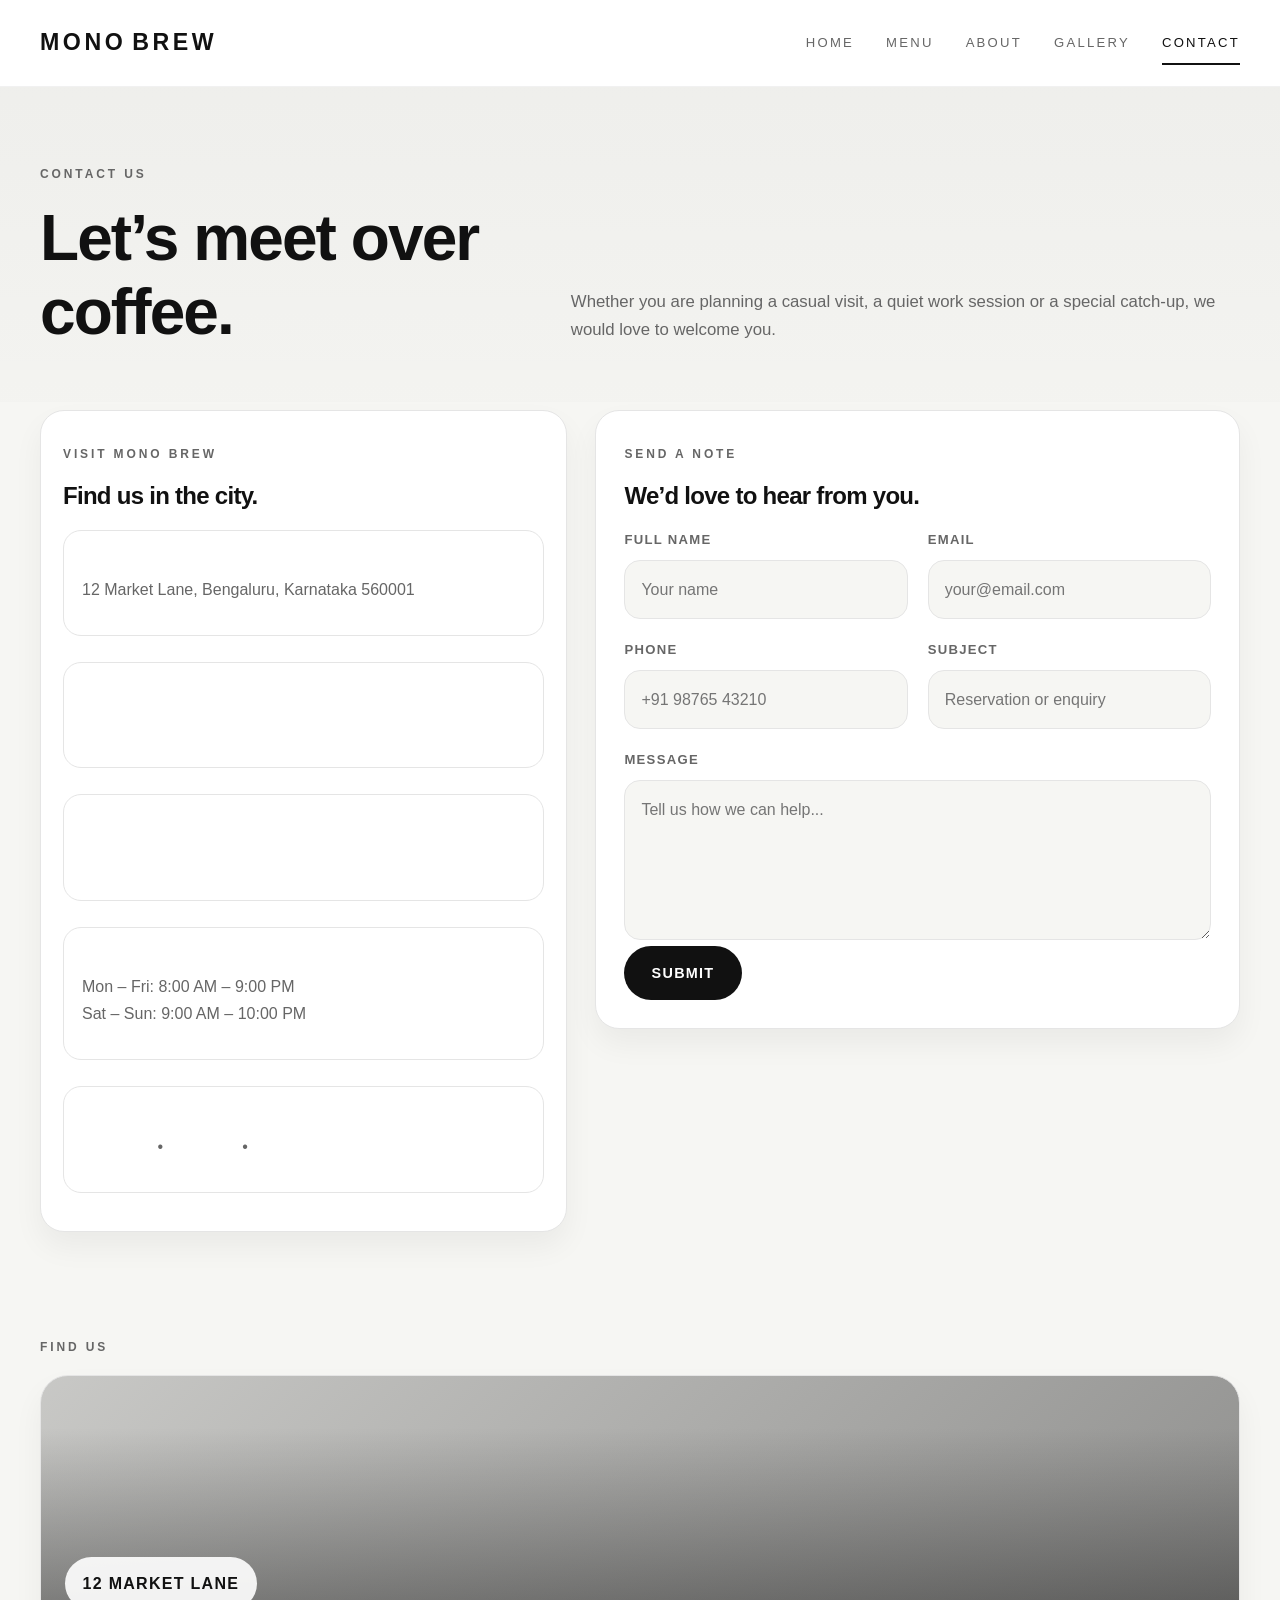
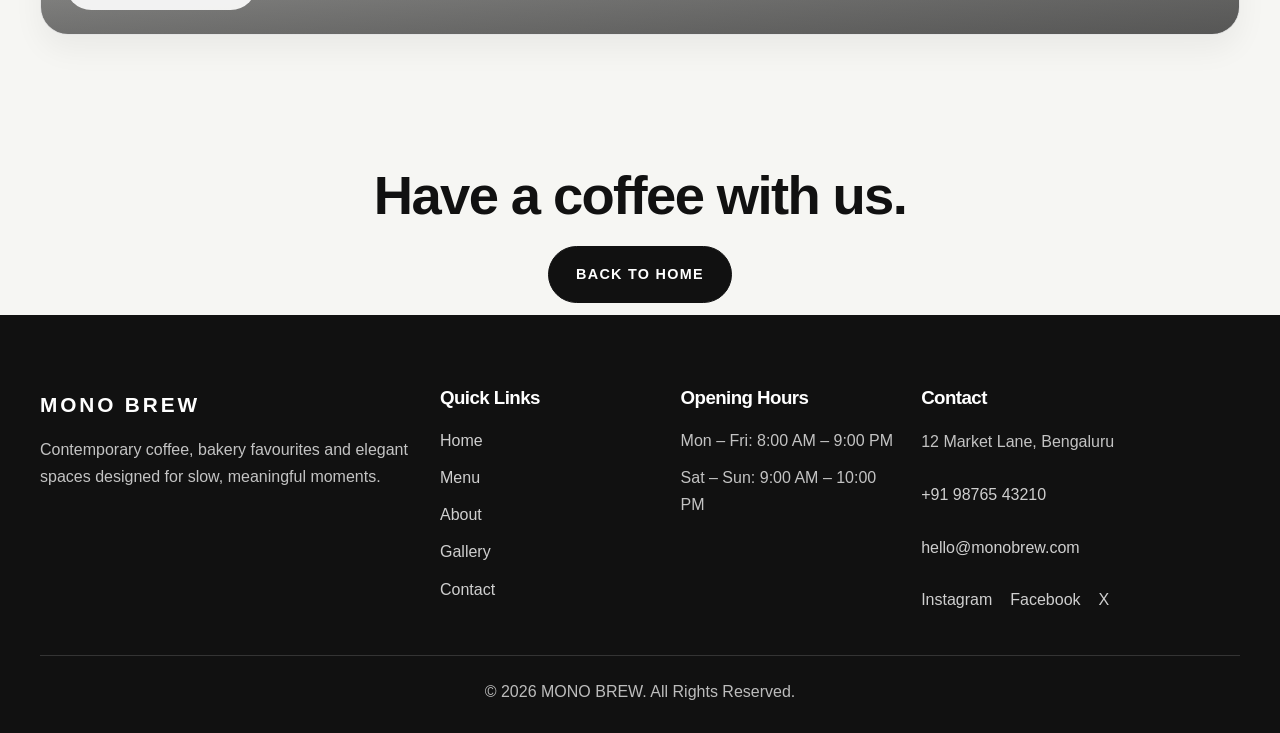
<file: contact.html>
<!DOCTYPE html>
<html lang="en">
  <head>
    <meta charset="UTF-8" />
    <meta name="viewport" content="width=device-width, initial-scale=1.0" />
    <meta name="description" content="Visit MONO BREW or contact us for reservations, questions and café enquiries." />
    <title>Contact | MONO BREW</title>
    <link rel="stylesheet" href="style.css" />
  </head>
  <body>
    <header class="site-header">
      <div class="container nav-wrap">
        <a href="index.html" class="brand" aria-label="MONO BREW Home">
          <span class="brand-mark">MONO</span> BREW
        </a>

        <nav class="main-nav" aria-label="Main navigation">
          <a href="index.html" class="nav-link">Home</a>
          <a href="menu.html" class="nav-link">Menu</a>
          <a href="about.html" class="nav-link">About</a>
          <a href="gallery.html" class="nav-link">Gallery</a>
          <a href="contact.html" class="nav-link active">Contact</a>
        </nav>
      </div>
    </header>

    <main>
      <section class="page-hero">
        <div class="container page-hero-inner">
          <div>
            <span class="eyebrow">Contact us</span>
            <h1>Let’s meet over coffee.</h1>
          </div>
          <p>
            Whether you are planning a casual visit, a quiet work session or a special catch-up,
            we would love to welcome you.
          </p>
        </div>
      </section>

      <section class="section" style="padding-top: 8px;">
        <div class="container contact-grid">
          <div>
            <div class="contact-card">
              <span class="eyebrow">Visit MONO BREW</span>
              <h2>Find us in the city.</h2>

              <ul class="contact-list">
                <li class="contact-item">
                  <strong>Address</strong>
                  <p>12 Market Lane, Bengaluru, Karnataka 560001</p>
                </li>
                <li class="contact-item">
                  <strong>Phone</strong>
                  <p><a href="tel:+919876543210">+91 98765 43210</a></p>
                </li>
                <li class="contact-item">
                  <strong>Email</strong>
                  <p><a href="mailto:hello@monobrew.com">hello@monobrew.com</a></p>
                </li>
                <li class="contact-item">
                  <strong>Hours</strong>
                  <p>Mon – Fri: 8:00 AM – 9:00 PM<br />Sat – Sun: 9:00 AM – 10:00 PM</p>
                </li>
                <li class="contact-item">
                  <strong>Social</strong>
                  <p><a href="#">Instagram</a> • <a href="#">Facebook</a> • <a href="#">X</a></p>
                </li>
              </ul>
            </div>
          </div>

          <div class="form-box">
            <span class="eyebrow">Send a note</span>
            <h2>We’d love to hear from you.</h2>

            <form action="#" method="post">
              <div class="form-grid">
                <div class="form-field">
                  <label for="full-name">Full Name</label>
                  <input id="full-name" name="full-name" type="text" placeholder="Your name" />
                </div>

                <div class="form-field">
                  <label for="email">Email</label>
                  <input id="email" name="email" type="email" placeholder="your@email.com" />
                </div>

                <div class="form-field">
                  <label for="phone">Phone</label>
                  <input id="phone" name="phone" type="tel" placeholder="+91 98765 43210" />
                </div>

                <div class="form-field">
                  <label for="subject">Subject</label>
                  <input id="subject" name="subject" type="text" placeholder="Reservation or enquiry" />
                </div>

                <div class="form-field full-width">
                  <label for="message">Message</label>
                  <textarea id="message" name="message" placeholder="Tell us how we can help..."></textarea>
                </div>
              </div>

              <button class="btn btn-primary submit-btn" type="submit">Submit</button>
            </form>
          </div>
        </div>
      </section>

      <section class="section" style="padding-top: 0;">
        <div class="container">
          <span class="eyebrow">Find us</span>
          <div class="map-box" aria-label="Map showing the location of MONO BREW">
            <div class="map-overlay">
              <span class="map-label">12 Market Lane</span>
            </div>
          </div>
        </div>
      </section>

      <section class="section cta-banner">
        <div class="container">
          <h2>Have a coffee with us.</h2>
          <a href="index.html" class="btn btn-primary">Back to Home</a>
        </div>
      </section>
    </main>

    <footer class="site-footer">
      <div class="container">
        <div class="footer-grid">
          <div>
            <div class="footer-brand">MONO BREW</div>
            <p class="footer-text">
              Contemporary coffee, bakery favourites and elegant spaces designed for slow,
              meaningful moments.
            </p>
          </div>

          <div>
            <h3>Quick Links</h3>
            <ul class="footer-list">
              <li><a href="index.html">Home</a></li>
              <li><a href="menu.html">Menu</a></li>
              <li><a href="about.html">About</a></li>
              <li><a href="gallery.html">Gallery</a></li>
              <li><a href="contact.html">Contact</a></li>
            </ul>
          </div>

          <div>
            <h3>Opening Hours</h3>
            <ul class="footer-list">
              <li>Mon – Fri: 8:00 AM – 9:00 PM</li>
              <li>Sat – Sun: 9:00 AM – 10:00 PM</li>
            </ul>
          </div>

          <div>
            <h3>Contact</h3>
            <ul class="contact-list">
              <li>12 Market Lane, Bengaluru</li>
              <li><a href="tel:+919876543210">+91 98765 43210</a></li>
              <li><a href="mailto:hello@monobrew.com">hello@monobrew.com</a></li>
            </ul>
            <div class="footer-social" style="margin-top: 14px;">
              <a href="#">Instagram</a>
              <a href="#">Facebook</a>
              <a href="#">X</a>
            </div>
          </div>
        </div>

        <div class="footer-bottom">© 2026 MONO BREW. All Rights Reserved.</div>
      </div>
    </footer>
  </body>
</html>
</file>
<file: style.css>
:root {
  --bg: #f6f6f3;
  --paper: #ffffff;
  --ink: #111111;
  --soft: #222222;
  --muted: #666666;
  --line: #e5e5e5;
  --shadow: 0 24px 48px rgba(17, 17, 17, 0.08);
  --shadow-soft: 0 15px 30px rgba(17, 17, 17, 0.05);
}

* {
  box-sizing: border-box;
}

html {
  scroll-behavior: smooth;
}

body {
  margin: 0;
  font-family: "Segoe UI", Tahoma, Geneva, Verdana, sans-serif;
  background: var(--bg);
  color: var(--ink);
  line-height: 1.7;
}

img {
  display: block;
  width: 100%;
  max-width: 100%;
}

a {
  color: inherit;
  text-decoration: none;
}

button,
input,
textarea {
  font: inherit;
}

.container {
  width: min(1200px, calc(100% - 32px));
  margin: 0 auto;
}

.section {
  padding: 100px 0;
}

.eyebrow {
  display: inline-block;
  margin-bottom: 18px;
  font-size: 0.75rem;
  letter-spacing: 0.18rem;
  text-transform: uppercase;
  color: var(--muted);
  font-weight: 700;
}

h1,
h2,
h3,
h4,
p {
  margin-top: 0;
}

h1,
h2,
h3,
h4 {
  line-height: 1.15;
  letter-spacing: -0.03em;
}

.site-header {
  position: sticky;
  top: 0;
  z-index: 50;
  background: rgba(255, 255, 255, 0.96);
  backdrop-filter: blur(10px);
  border-bottom: 1px solid rgba(17, 17, 17, 0.06);
}

.nav-wrap {
  display: flex;
  align-items: center;
  justify-content: space-between;
  gap: 24px;
  min-height: 86px;
}

.brand {
  display: inline-flex;
  align-items: center;
  gap: 6px;
  font-size: 1.45rem;
  letter-spacing: 0.22rem;
  font-weight: 700;
  text-transform: uppercase;
}

.brand-mark {
  color: var(--ink);
}

.main-nav {
  display: flex;
  align-items: center;
  gap: 2rem;
  flex-wrap: wrap;
}

.nav-link {
  position: relative;
  display: inline-block;
  padding: 0.4rem 0;
  font-size: 0.82rem;
  text-transform: uppercase;
  letter-spacing: 0.14rem;
  color: var(--muted);
  transition: color 0.3s ease;
}

.nav-link::after {
  content: "";
  position: absolute;
  left: 0;
  bottom: -4px;
  width: 0;
  height: 2px;
  background: var(--ink);
  transition: width 0.3s ease;
}

.nav-link:hover,
.nav-link.active {
  color: var(--ink);
}

.nav-link:hover::after,
.nav-link.active::after {
  width: 100%;
}

.hero {
  padding: 72px 0 90px;
  background: linear-gradient(180deg, rgba(17, 17, 17, 0.02) 0%, rgba(17, 17, 17, 0.01) 100%);
}

.hero-grid {
  display: grid;
  grid-template-columns: 1.1fr 0.9fr;
  align-items: center;
  gap: 48px;
}

.hero-copy h1 {
  font-size: clamp(2.8rem, 5vw, 5rem);
  margin-bottom: 24px;
  max-width: 580px;
}

.hero-copy p {
  max-width: 560px;
  color: var(--muted);
  font-size: 1.05rem;
  margin-bottom: 30px;
}

.hero-actions {
  display: flex;
  flex-wrap: wrap;
  gap: 16px;
  margin-bottom: 36px;
}

.btn {
  display: inline-flex;
  align-items: center;
  justify-content: center;
  padding: 0.95rem 1.7rem;
  border-radius: 999px;
  font-size: 0.9rem;
  letter-spacing: 0.08rem;
  text-transform: uppercase;
  font-weight: 700;
  border: 1px solid var(--ink);
  transition: transform 0.25s ease, box-shadow 0.25s ease, background 0.25s ease, color 0.25s ease;
}

.btn:hover {
  transform: translateY(-2px);
  box-shadow: var(--shadow-soft);
}

.btn-primary {
  background: var(--ink);
  color: var(--paper);
}

.btn-secondary {
  background: transparent;
  color: var(--ink);
}

.quick-highlights {
  display: flex;
  flex-wrap: wrap;
  gap: 26px;
}

.quick-highlight {
  min-width: 128px;
}

.quick-highlight strong {
  display: block;
  font-size: 1.5rem;
  margin-bottom: 4px;
}

.quick-highlight span {
  color: var(--muted);
  font-size: 0.83rem;
  letter-spacing: 0.06rem;
  text-transform: uppercase;
}

.hero-visual {
  position: relative;
}

.hero-card {
  position: relative;
  overflow: hidden;
  border-radius: 32px;
  box-shadow: var(--shadow);
  border: 1px solid rgba(17, 17, 17, 0.05);
}

.hero-card img {
  min-height: 600px;
  object-fit: cover;
}

.badge-card {
  position: absolute;
  right: -10px;
  bottom: 34px;
  background: rgba(255, 255, 255, 0.92);
  border: 1px solid rgba(17, 17, 17, 0.05);
  padding: 18px 22px;
  border-radius: 18px;
  box-shadow: var(--shadow-soft);
  backdrop-filter: blur(8px);
}

.badge-card strong {
  display: block;
  font-size: 1.8rem;
  margin-bottom: 4px;
}

.badge-card span {
  color: var(--muted);
  font-size: 0.82rem;
  letter-spacing: 0.1rem;
  text-transform: uppercase;
}

.section-head {
  display: flex;
  align-items: end;
  justify-content: space-between;
  gap: 20px;
  margin-bottom: 40px;
}

.section-head h2 {
  font-size: clamp(2rem, 3vw, 3rem);
  margin-bottom: 0;
}

.text-muted {
  color: var(--muted);
}

.feature-grid,
.why-grid,
.testimonials-grid,
.stats-grid,
.product-grid,
.footer-grid,
.contact-grid,
.about-grid,
.story-grid,
.info-grid {
  display: grid;
  gap: 28px;
}

.feature-grid,
.why-grid,
.testimonials-grid,
.stats-grid,
.product-grid,
.info-grid {
  grid-template-columns: repeat(3, minmax(0, 1fr));
}

.feature-card,
.why-card,
.testimonial,
.stat-card,
.product-card,
.info-card,
.contact-card,
.story-card,
.timeline-item,
.form-box {
  background: var(--paper);
  border: 1px solid var(--line);
  border-radius: 24px;
  box-shadow: var(--shadow-soft);
}

.feature-card,
.why-card,
.product-card,
.info-card,
.contact-card,
.story-card,
.timeline-item,
.form-box {
  padding: 28px 22px;
}

.feature-icon {
  display: inline-flex;
  width: 56px;
  height: 56px;
  align-items: center;
  justify-content: center;
  border-radius: 16px;
  background: var(--bg);
  border: 1px solid var(--line);
  margin-bottom: 18px;
  font-size: 1.5rem;
}

.feature-card h3,
.why-card h3,
.product-card h3,
.info-card h3,
.story-card h3,
.timeline-item h3 {
  font-size: 1.35rem;
  margin-bottom: 10px;
}

.feature-card p,
.why-card p,
.testimonial p,
.product-card p,
.info-card p,
.story-card p,
.timeline-item p,
.contact-info p,
.contact-item p,
.form-box p {
  color: var(--muted);
}

.coffee-visual {
  min-height: 360px;
  border-radius: 28px;
  overflow: hidden;
  box-shadow: var(--shadow);
}

.coffee-visual img {
  height: 100%;
  object-fit: cover;
}

.testimonial {
  padding: 28px 24px;
}

.testimonial .stars {
  color: var(--ink);
  letter-spacing: 0.15rem;
  margin-bottom: 14px;
}

.client {
  display: flex;
  align-items: center;
  gap: 12px;
  margin-top: 22px;
}

.client-avatar {
  width: 46px;
  height: 46px;
  border-radius: 50%;
  object-fit: cover;
}

.client-name {
  font-weight: 700;
}

.stats-grid {
  grid-template-columns: repeat(4, minmax(0, 1fr));
}

.stat-card {
  text-align: center;
  padding: 30px 20px;
}

.stat-card strong {
  display: block;
  font-size: clamp(1.8rem, 2vw, 2.4rem);
  margin-bottom: 8px;
}

.stat-card span {
  color: var(--muted);
  text-transform: uppercase;
  letter-spacing: 0.08rem;
  font-size: 0.76rem;
}

.cta-box {
  display: flex;
  align-items: center;
  justify-content: space-between;
  gap: 22px;
  padding: 36px 40px;
  border-radius: 28px;
  background: var(--ink);
  color: var(--paper);
  box-shadow: var(--shadow);
}

.cta-box h3 {
  font-size: clamp(2rem, 3vw, 2.6rem);
  margin-bottom: 0;
}

.site-footer {
  background: var(--ink);
  color: var(--paper);
  padding: 72px 0 28px;
}

.footer-grid {
  grid-template-columns: 1.4fr 0.8fr 0.8fr 1.2fr;
  align-items: start;
  margin-bottom: 42px;
}

.footer-brand {
  font-size: 1.3rem;
  letter-spacing: 0.18rem;
  text-transform: uppercase;
  font-weight: 700;
  margin-bottom: 14px;
}

.footer-text,
.footer-list,
.contact-list {
  color: rgba(255, 255, 255, 0.75);
}

.footer-list,
.contact-list {
  list-style: none;
  padding: 0;
  margin: 0;
}

.footer-list li,
.contact-list li {
  margin-bottom: 10px;
}

.footer-list a,
.contact-list a,
.footer-social a {
  color: rgba(255, 255, 255, 0.8);
  transition: color 0.25s ease;
}

.footer-list a:hover,
.contact-list a:hover,
.footer-social a:hover {
  color: var(--paper);
}

.footer-social {
  display: flex;
  flex-wrap: wrap;
  gap: 12px 18px;
}

.footer-bottom {
  border-top: 1px solid rgba(255, 255, 255, 0.15);
  padding-top: 22px;
  text-align: center;
  color: rgba(255, 255, 255, 0.72);
}

.page-hero {
  padding: 72px 0 40px;
  background: linear-gradient(180deg, rgba(17, 17, 17, 0.03) 0%, rgba(17, 17, 17, 0.01) 100%);
}

.page-hero-inner {
  display: flex;
  align-items: end;
  justify-content: space-between;
  gap: 24px;
}

.page-hero h1 {
  font-size: clamp(2.5rem, 5vw, 4rem);
  margin-bottom: 12px;
}

.page-hero p {
  color: var(--muted);
  font-size: 1.05rem;
  max-width: 680px;
}

.category-bar {
  display: flex;
  flex-wrap: wrap;
  gap: 14px;
  padding: 0 0 28px;
}

.category-tag {
  display: inline-flex;
  padding: 0.75rem 1.3rem;
  border: 1px solid var(--line);
  color: var(--muted);
  background: var(--paper);
  border-radius: 999px;
  font-size: 0.78rem;
  font-weight: 700;
  letter-spacing: 0.1rem;
  text-transform: uppercase;
}

.menu-section {
  margin-bottom: 40px;
}

.product-card {
  overflow: hidden;
  transition: transform 0.25s ease, box-shadow 0.25s ease;
}

.product-card:hover,
.feature-card:hover,
.why-card:hover,
.testimonial:hover,
.story-card:hover,
.info-card:hover,
.contact-card:hover,
.timeline-item:hover {
  transform: translateY(-4px);
  box-shadow: var(--shadow);
}

.product-image {
  height: 220px;
  overflow: hidden;
}

.product-image img {
  height: 100%;
  object-fit: cover;
  transition: transform 0.45s ease;
}

.product-card:hover .product-image img {
  transform: scale(1.06);
}

.product-info {
  padding: 22px 20px 20px;
}

.product-meta {
  display: flex;
  align-items: center;
  justify-content: space-between;
  gap: 12px;
  margin-bottom: 14px;
}

.price {
  font-size: 1.2rem;
  font-weight: 700;
}

.order-btn {
  display: inline-flex;
  align-items: center;
  justify-content: center;
  width: 100%;
  margin-top: 18px;
  padding: 0.82rem 1.2rem;
  border-radius: 999px;
  background: var(--ink);
  color: var(--paper);
  border: 1px solid var(--ink);
  text-transform: uppercase;
  letter-spacing: 0.08rem;
  font-size: 0.8rem;
  font-weight: 700;
  transition: transform 0.25s ease, box-shadow 0.25s ease, opacity 0.25s ease;
}

.order-btn:hover {
  opacity: 0.96;
  transform: translateY(-2px);
  box-shadow: var(--shadow-soft);
}

.about-grid {
  grid-template-columns: 1.05fr 0.95fr;
  align-items: center;
}

.story-grid,
.info-grid {
  grid-template-columns: repeat(2, minmax(0, 1fr));
}

.story-card {
  min-height: 100%;
}

.timeline {
  margin-top: 28px;
  display: grid;
  gap: 22px;
}

.timeline-item {
  position: relative;
  padding-left: 68px;
}

.timeline-item::before {
  content: "";
  position: absolute;
  left: 24px;
  top: 28px;
  width: 12px;
  height: 12px;
  border-radius: 50%;
  background: var(--ink);
  border: 3px solid var(--paper);
  box-shadow: 0 0 0 2px var(--ink);
}

.timeline-year {
  display: inline-block;
  margin-bottom: 12px;
  font-weight: 700;
  letter-spacing: 0.12rem;
  text-transform: uppercase;
  color: var(--muted);
}

.gallery-grid {
  display: grid;
  grid-template-columns: repeat(3, minmax(0, 1fr));
  gap: 22px;
}

.gallery-item {
  position: relative;
  overflow: hidden;
  border-radius: 26px;
  min-height: 260px;
  border: 1px solid var(--line);
  box-shadow: var(--shadow-soft);
}

.gallery-item img {
  height: 100%;
  object-fit: cover;
  transition: transform 0.45s ease, filter 0.45s ease;
}

.gallery-item:hover img {
  transform: scale(1.08);
  filter: brightness(0.72);
}

.gallery-item.tall {
  grid-row: span 2;
}

.gallery-item.wide {
  grid-column: span 2;
}

.contact-grid {
  grid-template-columns: 0.9fr 1.1fr;
  align-items: start;
}

.contact-list {
  display: grid;
  gap: 16px;
  margin-top: 20px;
}

.contact-item {
  display: flex;
  flex-direction: column;
  gap: 8px;
  padding: 16px 18px;
  background: var(--paper);
  border: 1px solid var(--line);
  border-radius: 18px;
}

.contact-item strong {
  font-size: 0.78rem;
  letter-spacing: 0.12rem;
  text-transform: uppercase;
}

.form-box {
  padding: 28px;
}

.form-grid {
  display: grid;
  grid-template-columns: repeat(2, minmax(0, 1fr));
  gap: 20px;
}

.full-width {
  grid-column: 1 / -1;
}

.form-field {
  display: flex;
  flex-direction: column;
  gap: 8px;
}

.form-field label {
  font-size: 0.82rem;
  letter-spacing: 0.08rem;
  text-transform: uppercase;
  color: var(--muted);
  font-weight: 700;
}

.form-field input,
.form-field textarea {
  width: 100%;
  border: 1px solid var(--line);
  border-radius: 16px;
  background: var(--bg);
  padding: 0.95rem 1rem;
  color: var(--ink);
  transition: border-color 0.25s ease, box-shadow 0.25s ease;
}

.form-field input:focus,
.form-field textarea:focus {
  outline: none;
  border-color: var(--ink);
  box-shadow: 0 0 0 3px rgba(17, 17, 17, 0.06);
}

.form-field textarea {
  resize: vertical;
  min-height: 160px;
}

.submit-btn {
  margin-top: 6px;
  border: none;
  cursor: pointer;
}

.map-box {
  position: relative;
  overflow: hidden;
  min-height: 260px;
  border-radius: 28px;
  background: linear-gradient(135deg, rgba(17, 17, 17, 0.2), rgba(17, 17, 17, 0.45)),
    url("https://images.unsplash.com/photo-1554118811-1e0d58224f24?auto=format&fit=crop&w=1200&q=80") center/cover no-repeat;
  border: 1px solid var(--line);
  box-shadow: var(--shadow-soft);
}

.map-overlay {
  position: absolute;
  inset: 0;
  display: flex;
  align-items: end;
  padding: 24px;
  background: linear-gradient(180deg, transparent 20%, rgba(17, 17, 17, 0.45) 100%);
}

.map-label {
  display: inline-flex;
  align-items: center;
  gap: 10px;
  padding: 0.8rem 1.1rem;
  background: rgba(255, 255, 255, 0.9);
  color: var(--ink);
  border-radius: 999px;
  font-weight: 700;
  letter-spacing: 0.08rem;
  text-transform: uppercase;
}

.cta-banner {
  text-align: center;
  padding: 30px 0 12px;
}

.cta-banner h2 {
  font-size: clamp(2.2rem, 5vw, 3.4rem);
  margin-bottom: 18px;
}

@media (max-width: 980px) {
  .hero-grid,
  .about-grid,
  .contact-grid,
  .footer-grid {
    grid-template-columns: 1fr;
  }

  .section-head {
    flex-direction: column;
    align-items: flex-start;
  }

  .gallery-grid {
    grid-template-columns: repeat(2, minmax(0, 1fr));
  }

  .gallery-item.wide {
    grid-column: span 2;
  }
}

@media (max-width: 768px) {
  .nav-wrap {
    flex-direction: column;
    align-items: flex-start;
    justify-content: center;
    padding: 18px 0 14px;
  }

  .main-nav {
    width: 100%;
    display: grid;
    grid-template-columns: repeat(2, minmax(0, 1fr));
    gap: 0.8rem 1rem;
  }

  .hero {
    padding-top: 54px;
  }

  .feature-grid,
  .why-grid,
  .testimonials-grid,
  .info-grid,
  .story-grid,
  .stats-grid,
  .product-grid {
    grid-template-columns: repeat(2, minmax(0, 1fr));
  }

  .page-hero-inner {
    flex-direction: column;
    align-items: flex-start;
  }

  .cta-box {
    flex-direction: column;
    align-items: flex-start;
  }
}

@media (max-width: 480px) {
  .container {
    width: min(100% - 24px, 1200px);
  }

  .brand {
    letter-spacing: 0.15rem;
    font-size: 1.15rem;
  }

  .main-nav {
    grid-template-columns: 1fr 1fr;
  }

  .hero-copy h1 {
    max-width: 100%;
  }

  .hero-actions {
    flex-direction: column;
    align-items: stretch;
  }

  .btn {
    width: 100%;
  }

  .feature-grid,
  .why-grid,
  .testimonials-grid,
  .product-grid,
  .story-grid,
  .info-grid,
  .stats-grid,
  .form-grid {
    grid-template-columns: 1fr;
  }

  .gallery-grid {
    grid-template-columns: 1fr;
  }

  .gallery-item.wide {
    grid-column: auto;
  }

  .gallery-item.tall {
    grid-row: auto;
  }

  .submit-btn {
    width: 100%;
  }
}
</file>
